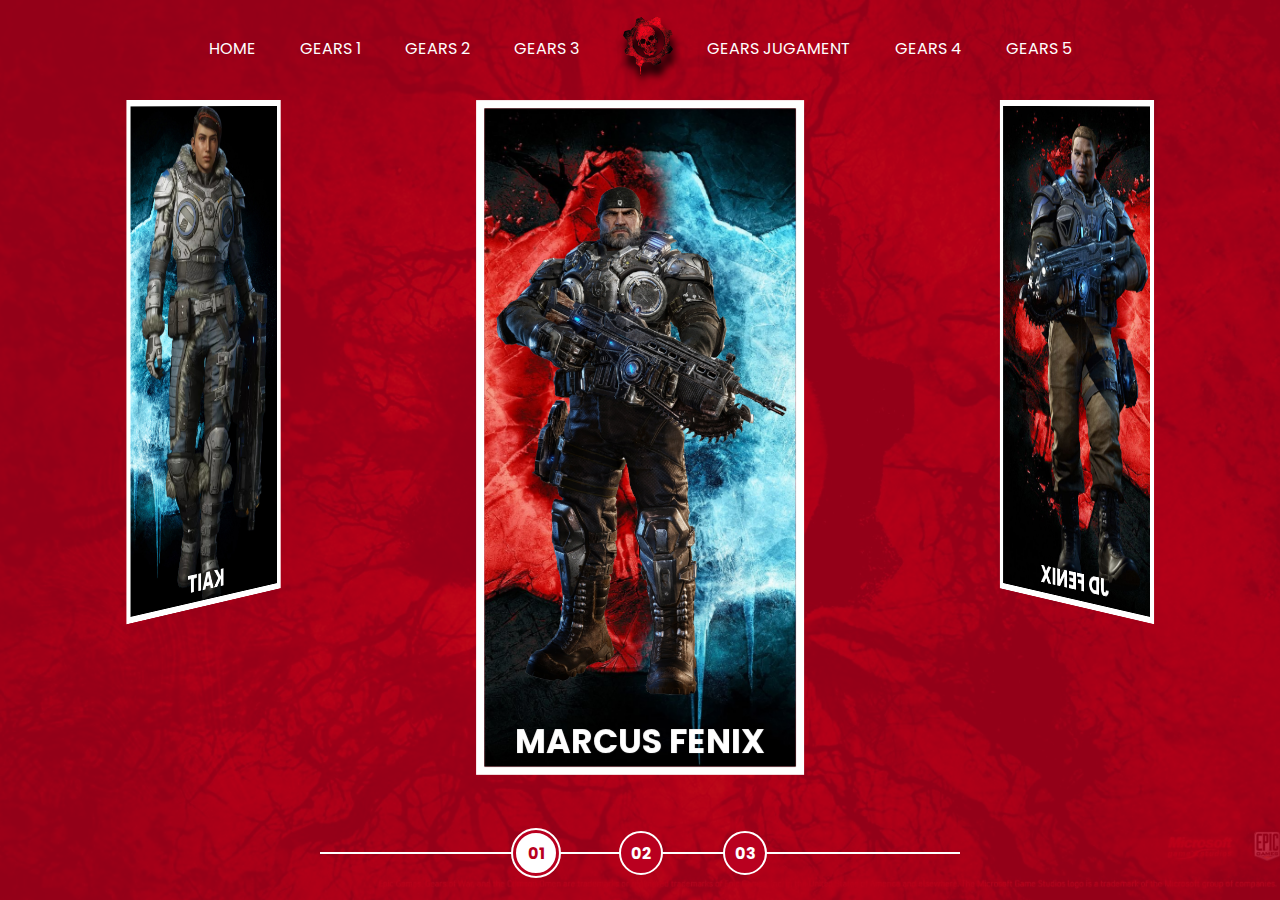
<file: index.html>
<!DOCTYPE html>
<html lang="en">

<head>
    <meta charset="UTF-8">
    <meta http-equiv="X-UA-Compatible" content="IE=edge">
    <meta name="viewport" content="width=device-width, initial-scale=1.0">
    <link rel="stylesheet" href="CSS/home-page.css">
    <script src="js/script.js"></script>
    <title>GEARS OF WAR - POR OSMAR</title>
</head>

<body>
    <nav class="s-menu">
        <ul>
            <li class="s-menu__item"> <a href="/">Home</a></li>
            <li class="s-menu__item"> <a href="pages/gears1/gears1.html">Gears 1</a></li>
            <li class="s-menu__item"> <a href="/">Gears 2</a></li>
            <li class="s-menu__item"> <a href="/">Gears 3</a></li>
            <li class="s-menu__item s-menu__icon"> <img src="img/icon/logo.svg" width="50.5rem" alt="Gears of war"></li>
            <li class="s-menu__item"> <a href="/">Gears Jugament</a></li>
            <li class="s-menu__item"> <a href="/">Gears 4</a></li>
            <li class="s-menu__item"> <a href="/">Gears 5</a></li>

        </ul>
    </nav>
    <!-- cards -->
    <div class="s-container">
        <div class="s-card-carousel" style=" transform: translateZ(-40vw) rotateY(0deg);">
          

            <a href="" class="s-card" id="gears-man-01">
                <img class="s-card__background" src="img/card4.jpg" alt="">
                <img class="s-card__image" src="img/marcos2.png" alt="Marcus Fenix">
                <h1 class="s-card__title">Marcus Fenix</h1>
            </a>

            <a class="s-card" href="pages/gears1/gears1.html" id="gears-man-02">
                <img class="s-card__background" src="img/card5.jpg" alt="">
                <img class="s-card__image" src="img/JDFenixGears4.png" alt="JD">
                <h1 class="s-card__title">JD Fenix</h1>
            </a>

            <a href="" class="s-card" id="gears-man-03">
                <img class="s-card__background" src="img/card6.jpg" alt="">
                <img class="s-card__image" src="img/kait2.png" alt="Kait">
                <h1 class="s-card__title">Kait</h1>
            </a>
        </div>
    </div>

    <!-- controle do slider -->
    <div class="s-controller">

        <div id="1"  onclick="selectCarouselItem(this)" class="s-controller__button s-controller__button--active">01</div>
        <div id="2"  onclick="selectCarouselItem(this)" class="s-controller__button">02</div>
        <div id="3"  onclick="selectCarouselItem(this)" class="s-controller__button">03</div>
        
        <div class="s-controller__line"></div>
    </div>

    </div>

</body>

</html>
</file>
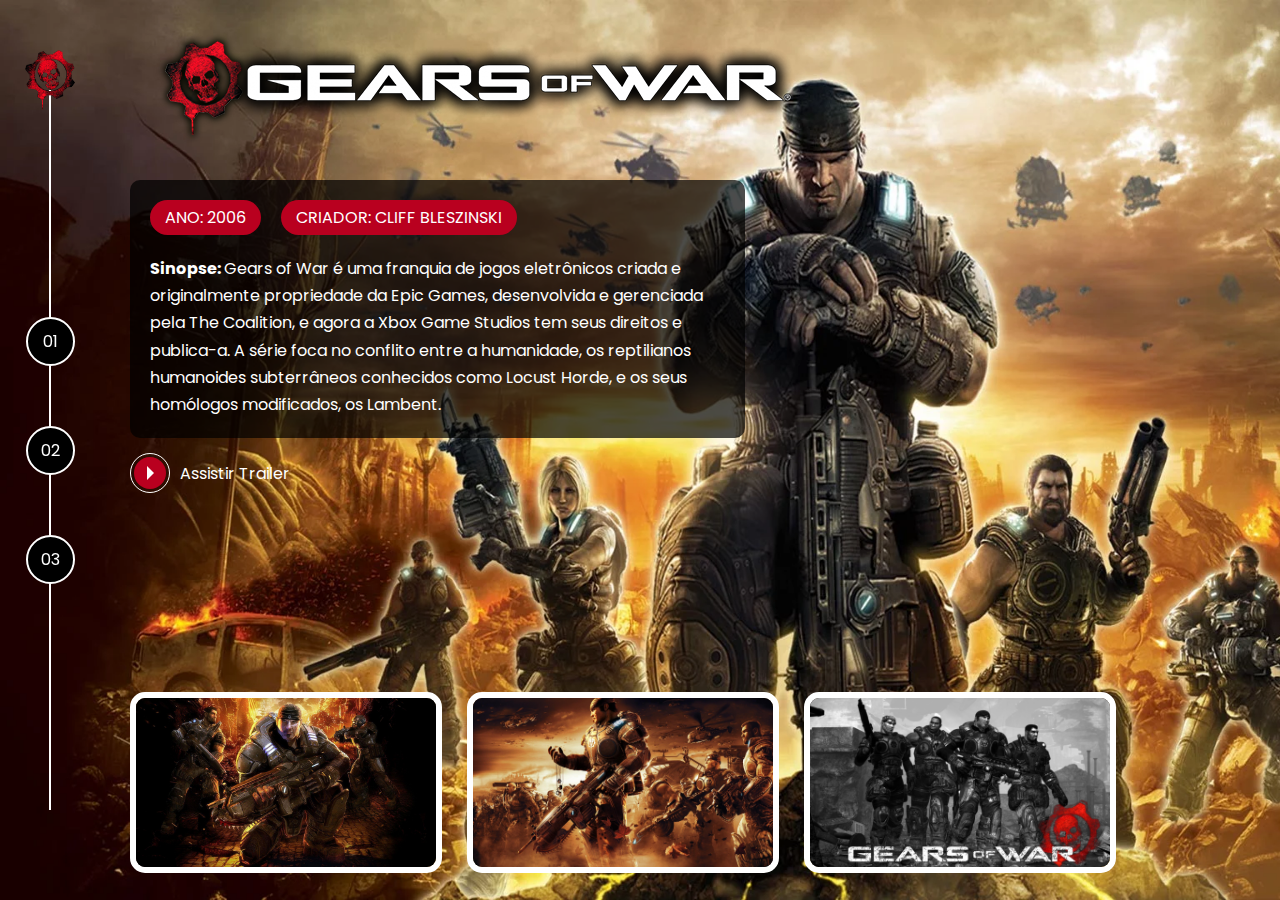
<file: pages/gears1/gears1.html>
<!DOCTYPE html>
<html lang="en">

<head>
    <meta charset="UTF-8">
    <meta http-equiv="X-UA-Compatible" content="IE=edge">
    <meta name="viewport" content="width=device-width, initial-scale=1.0">
    <link rel="stylesheet" href="../../CSS/internal.css">
    <link rel="stylesheet" href="https://cdn.jsdelivr.net/npm/@fancyapps/ui@4.0/dist/fancybox.css" />
    <title>Gears of War 1</title>
</head>

<body>
    <div class="s-wrapper">

    
        <div class="s-left-columm">
            <nav class="navigator">
                <div class="navigator__icon">
                    <a href="../../index.html"> <img src="../../img/icon/logo.svg" width="50rem" alt="Gears 1"></a>
                </div>
                <ul>
                    <li><a href="gears1.html">01</a></li>
                    <li><a href="#02">02</a></li>
                    <li><a href="#03">03</a></li>
                </ul>
            </nav>


        </div>
        <div class="s-main-contenet s-gears-01-01">

            <div class="s-main-contant_top">
                <div class="s-logo">
                    <img src="../../img/logopg.png" alt="gears of war 1">
                </div>
                <div class="s-description">
                    <div class="pills">
                        <ul>
                            <li>Ano: 2006</li>
                            <li>Criador: Cliff Bleszinski</li>
                        </ul>

                    </div>
                    <div class="s-description__text">
                        <p><strong>Sinopse: </strong>Gears of War é uma franquia de jogos eletrônicos criada e
                            originalmente propriedade da Epic Games, desenvolvida e gerenciada pela The Coalition, e
                            agora a Xbox Game Studios tem seus direitos e publica-a. A série foca no conflito entre a
                            humanidade, os reptilianos humanoides subterrâneos conhecidos como Locust Horde, e os seus
                            homólogos modificados, os Lambent.</p>
                    </div>

                </div>

                <div class="s-link">
                    <ul>
                        <li>
                            <a data-fancybox="video-gallery" href="https://www.youtube.com/watch?v=wy8LRlS1SCc&ab_channel=IGN" class="link-button" target="_blank">
                                <span class="icon">
                                    <div class="play-icon">&nbsp;</div>
                                </span>
                                <span class="label">
                                    Assistir Trailer
                                </span>
                            </a>
                        </li>
                    </ul>
                </div>

            </div>
            <div class="s-main-contant_bottom">
                <div id="gallery" class="gallery">
                    <ul>
                        <!-- data-fancybo e função que chama slide galaria do cdn fancybox -->
                        <li><a data-fancybox href="../../img/g1.jpg">
                                <img src="../../img/g1.jpg" alt="">
                            </a>
                        </li>
                        <li><a data-fancybox href="../../img/g2.jpg">
                                <img src="../../img/g2.jpg" alt="">
                            </a>
                        </li>
                        <li><a data-fancybox href="../../img/g3.jpg">
                                <img src="../../img/g3.jpg" alt="">
                            </a>
                        </li>


                    </ul>
                </div>
            </div>


        </div>

    </div>
    <!-- js para galeria -->
    <script src="https://cdn.jsdelivr.net/npm/@fancyapps/ui@4.0/dist/fancybox.umd.js"></script>
    
      <script>
        Fancybox.bind("#gallery a", {
          groupAll : true, // Group all items
          on : {
            ready : (fancybox) => {
              console.log(`fancybox #${fancybox.id} is ready!`);
            }
          }
        });
      </script>

</body>

</html>
</file>
<file: CSS/home-page.css>
@import url('reset.css');
@import url('global.css');

/* estilizando página home */
body{
    background-color: var(--primary-color);
}
body::before{ /* piseudono form elemento virtual  */
 content: "";
 background-image: url('../img/card2.jpg');
 background-repeat: no-repeat;  /* não repetir  */
 background-position: center;  /* sempre no centro  */
 background-size: cover;  /* sempre tenha o tamanho da página  */
 width: 100%;
 height: 100%;
 position: absolute; /* sobreponha o elemento  */
 opacity: 0.2;  /* transparencia  */
 transition: background-image 1s ease-in-out, opacity 1s ease-in-out; /* mudar imagem com efeito de transição mesmo para opacidade  */

}

/* menu */
.s-menu {
    padding: 1rem 0; /* ajudando pesso quando uza zoom */
    width: 100%;
    text-align: center;
    position: relative; /* menu sobreponha o fundo */
}

.s-menu__item {
    display: inline-block; /* itens lado a lado */
    text-transform: uppercase; /* letras em caixa alta */
    margin: 0 1.25rem;
}

.s-menu__icon {
    width: 2.5rem;
    margin:  0 1.25rem;
    vertical-align: middle;
    filter: drop-shadow(2px 10px 4px rgba(0,0,0, 1)) ;
 
}


/* card  */
.s-container {
    position: relative;
    display: flex;
    align-items: center;
    justify-content: space-evenly;
    perspective: 3000px ;
}
.s-card {
    border: 0.5rem solid white;
    width: 100%; /* calculo tem q ser todo separado */
    height: 70vh;
    position: absolute;
    transition: filter .5s ease-in-out; /* efeito de transição meio segundo no filtro */

}
/* os cards pegando o primeiro elemento e organizando */
.s-card:nth-child(1){
    transform: rotateY(0deg) translateZ(50vw);

}

.s-card:nth-child(2){
    transform: rotateY(120deg) translateZ(50vw);

}

.s-card:nth-child(3){
    transform: rotateY(240deg) translateZ(50vw);

}

.s-card__background {
    width: 100%;
    height: 100%;
    object-fit: cover; /* ocupe todo o espaço */
    position: absolute;
    opacity: 1;
    transition: opacity  1s ease-in-out;
}

.s-card__image {
    width: 100%;
    height: 100%;
    object-fit: contain ; /* fique dentro do card */
    position: relative;
    transition:  1s ease-in-out;
}

.s-card__title {
    font-size: 2rem;
    text-transform: uppercase;
    text-align: center;
    position: absolute;
    width: 100%;
    bottom: 0;
    transition: bottom 1s ease-in-out;
}

/* controle do slider */
.s-controller{
    position: absolute;
    display: flex;
    justify-content: center;
    align-items: center;
    margin-top: 3rem;
    bottom: 1.5rem;
    width: 100%;

}
.s-controller__button{
    display: flex;
    align-items: center;
    justify-content: center;
    width: 2.5rem;
    height: 2.5rem;
    border: 2px solid white;
    border-radius: 50%;
    background-color: var(--primary-color); /* cor padrao*/
    text-align: center;
    font-size: 1rem;
    font-weight: bold;
    cursor: pointer; /* ponteiro do mouse */
    z-index: 1; /* linha nao cobrir circulos */
   transition: transform 0.3s ease-in-out; /* quando for fazer transição do transform no houve ele demore 3 micro segundos */

}

.s-controller__button:hover{
    transform: scale(1.1);
}

/* pegando o segundo elemento que tem mesma classe */
.s-controller__button:nth-child(2){
    margin: 0 3.75rem;

}

/* quando botao for ativo ele muda */
.s-controller__button--active{
    background-color: white;
    color: var(--primary-color);
    border: 0.1875rem solid var(--primary-color);
    outline: 0.125rem solid white; /* criando uma segunda borda */
}


.s-controller__line{
    background-color: white;
    width: 50%;
    height: 2px;
    position: absolute;

}

/* anamiação passar mouse*/
.s-card--hovered .s-card__background {
   cursor: pointer;
   opacity: 0;

}
/* anamiação aumentar imegem personagem*/
.s-card--hovered .s-card__image  {
    transform:scale(1.3) ;
    filter: drop-shadow(30px 10px 4px rgba(0,0,0, .5)) ; /* sombra*/
}

/* quando js for ativo de passar mouse fundo vai trocar */
body#gears-man-01-hovered::before{
   background-image: url('../img/card4.jpg'); 
}

body#gears-man-02-hovered::before{
    background-image: url('../img/card5.jpg'); 
 }

 body#gears-man-03-hovered::before{
    background-image: url('../img/card6.jpg'); 
 }

/* quando no [] pedo atributo especifico para tirar a cor */ 
body[id^="gears-man-"]::before{
    opacity: 1;
}

/* efeito de filtro */ 
body[id^="gears-man-"] .s-card:not(.s-card--hovered){
    filter: grayscale(100%);
}

/* faze com que titulo do card fique no meio quando passar mouse */
.s-card--hovered .s-card__title{
    bottom: 50%;
}
.s-card-carousel{
    display: flex;
    justify-content: center;
    width: calc(100vw / 3 - 10%);
    transform-style: preserve-3d ; /* aplicando efeito 3d no css */
    transition: transform 0.4s ease-in-out ; /* velocidade de mudar foto do slide dos card */
}
</file>
<file: CSS/internal.css>
@import url('reset.css');
@import url('global.css');
@import url('components/_pills.css');
@import url('components/_link-button.css');
@import url('components/_gallery.css');

/* pagina toda */
.s-wrapper{
    display: flex;
    height: 100vh;
    flex-flow: row nowrap;
}

/* coluna da esquerda ou menu */
.s-wrapper .s-left-columm{
    width: 100px;
    height: 100%;   
    display: flex;
    justify-content: center;
    align-items: center;
    position: fixed;
    left: 0;
    top: 0;
    z-index: 1;

}

/* coluna da direita ou copo da pagina */
.s-wrapper .s-main-contenet{
    height: 100%;
    width: 100%;
    background-color: gray;    
    padding-left: 130px; /* definindo distancia da coluna */

}

/* navegação menu */
.navigator {
    height: 80vh;
    display: flex;
    justify-content: center;
    align-items: center;
    width: 100%;
    position: relative;
}
/* margem */
.navigator ul li {
    margin: 60px 0;
}

/* margem  0 para primeiro item*/
.navigator ul li:first-child {
    margin-top: 0;
}

/* margem  0 para ultimo item*/
.navigator ul li:last-child {
    margin-bottom: 0;
}

/* menu configurando as bolinhas*/
.navigator ul li a{
    color: white;
    border:  solid 2px white;
    width: 45px;
    height: 45px;
    border-radius: 50%;
    background-color: black;
    display: flex;
    align-items: center;
    justify-content: center;
    }

/* colocando uma linha no menu */
.navigator::before{
    content: '';
    position: absolute;
    top: 0;
    width: 2px;
    height: 100%;
    background-color: white;
    z-index: 0;

}

/* eixo z e ordem 0 primeiro 1 sobrepom*/
.navigator ul {
    z-index: 1;
}

/* quando passar mouse muda cor de fundo*/
.navigator ul li a:hover, 
.navigator ul li a.active{
 color: var(--primary-color);
 background-color: white;
}


.navigator .navigator__icon {
    position: absolute;
    top: -40px;
   

}

/* conteudo cental*/
.s-wrapper .s-main-contant_top{
 height: 80vh;
 display: flex;
 flex-direction: column;
 justify-content: flex-start; /* quando add nova div será alidado de cima para baixo*/
}

.s-wrapper .s-main-contant_bottom{
    height: 20vh;
    display: flex;
    flex-direction: column;
    justify-content: flex-end; /* quando add nova div será alidado de baixo para cima*/

}


.s-wrapper .s-main-contenet .s-logo img {
 margin-top: 30px;
 margin-left: 0;
 margin-bottom: 30px;   
}

/* caixa de descrição */
.s-wrapper .s-main-contant_top .s-description{
    background-color: rgba(0, 0, 0,.7); /*  transparencia de 70% */
    max-width: 50%;
    padding: 20px;
    border-radius: 10px;
}

.s-wrapper .s-main-contant_top .s-description .s-description__text p {
    color: white;
    line-height: 170%;
}

.s-wrapper .s-main-contant_top .s-description .pills{
    margin-bottom: 20px;
}

.s-wrapper .s-main-contenet .s-links{
    padding: 20px;
    padding-left: 0;
}
.s-wrapper .s-main-contenet .s-links ul{
    display: flex;
    flex-direction: row;
}

.s-gears-01-01{ /* classe de junção para outra classe */
    background-image: url('../img/zy2PaI.webp');
    background-size: cover;
}

.s-wrapper video{
    position: fixed;
    width: 100%;
}
</file>
